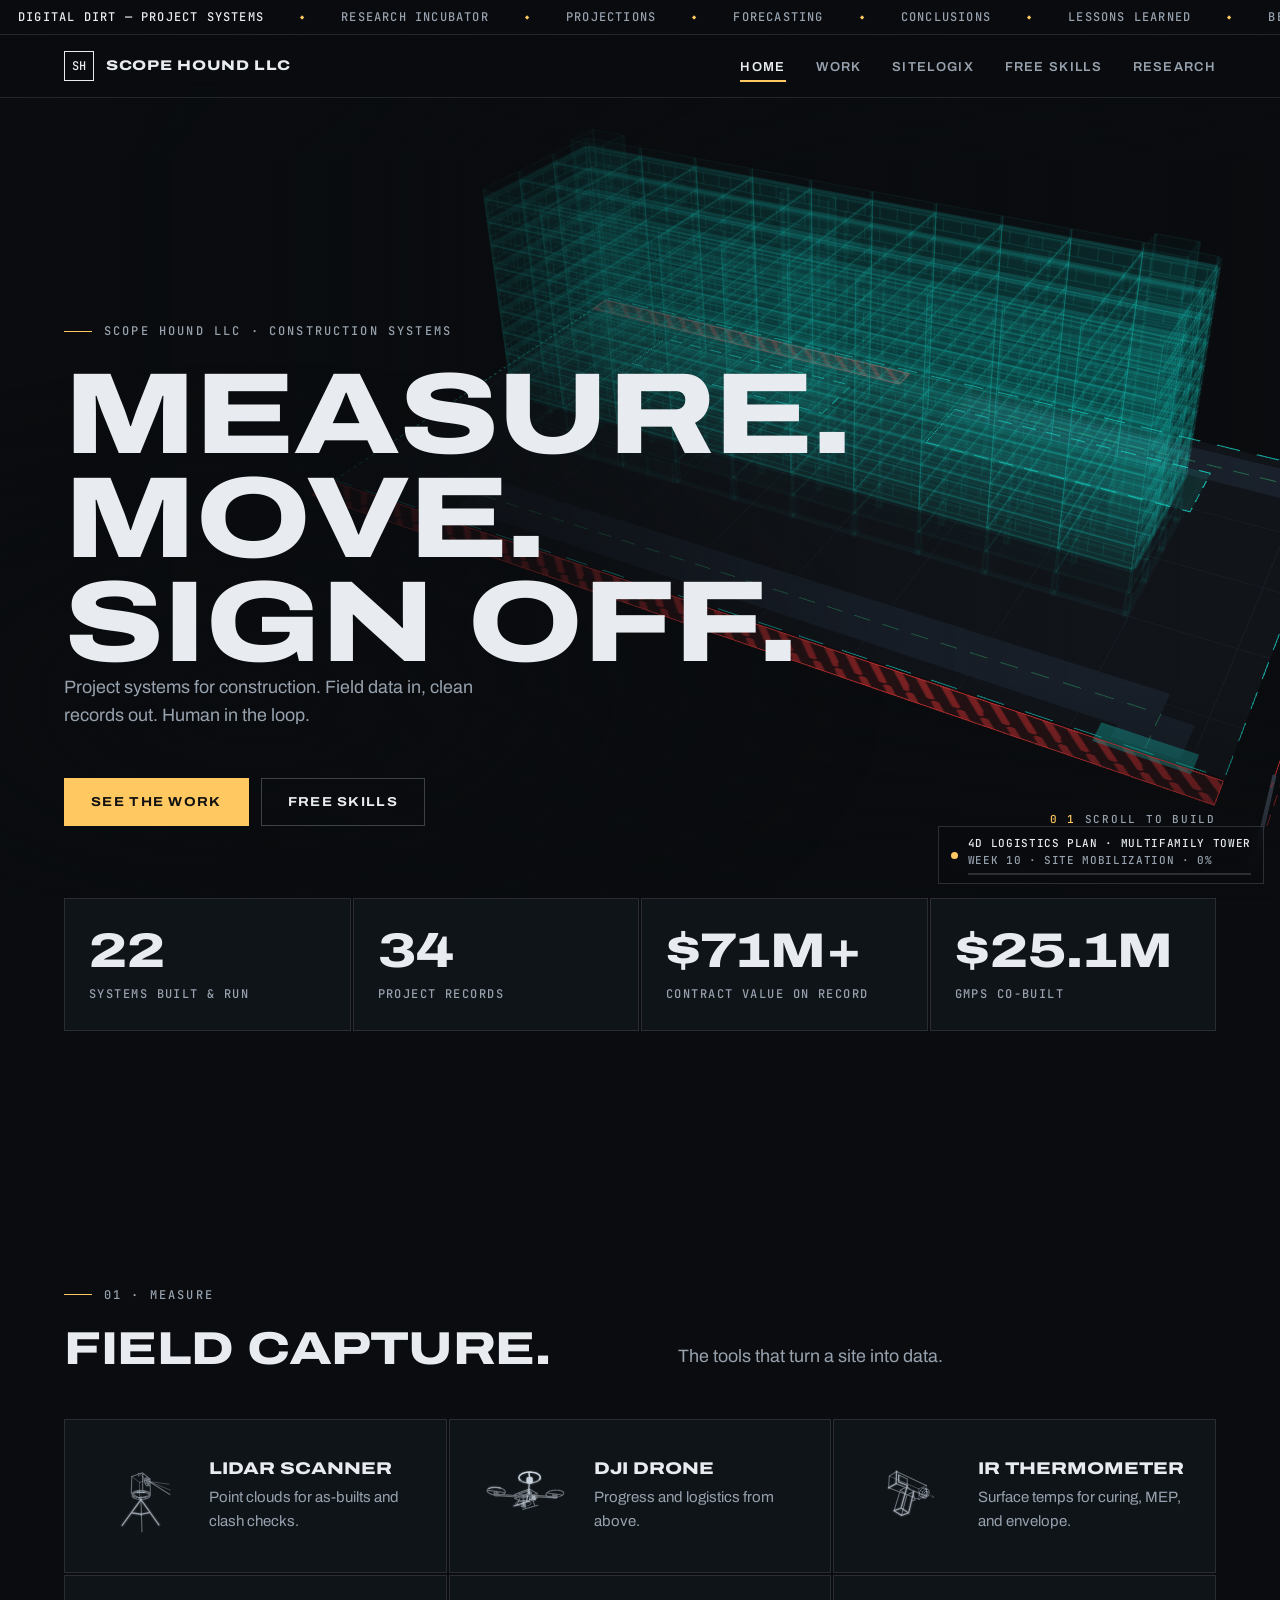
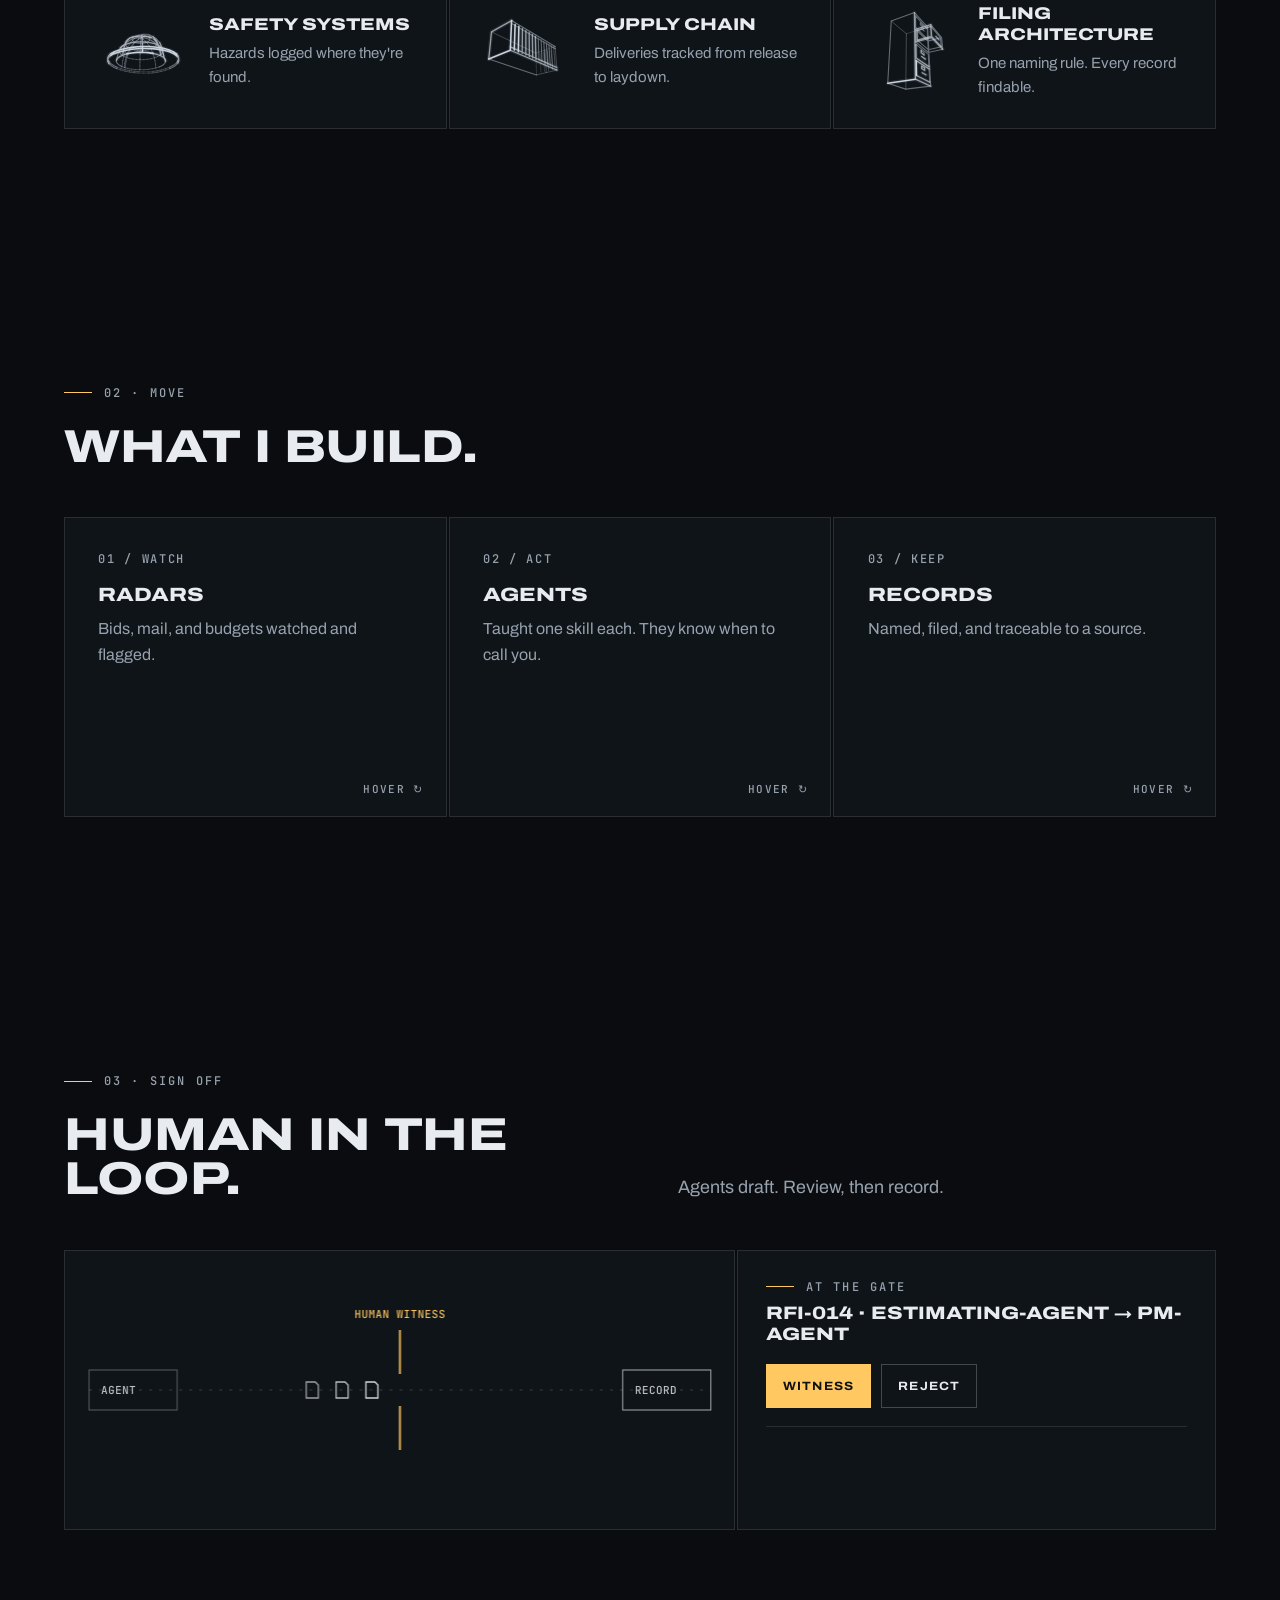
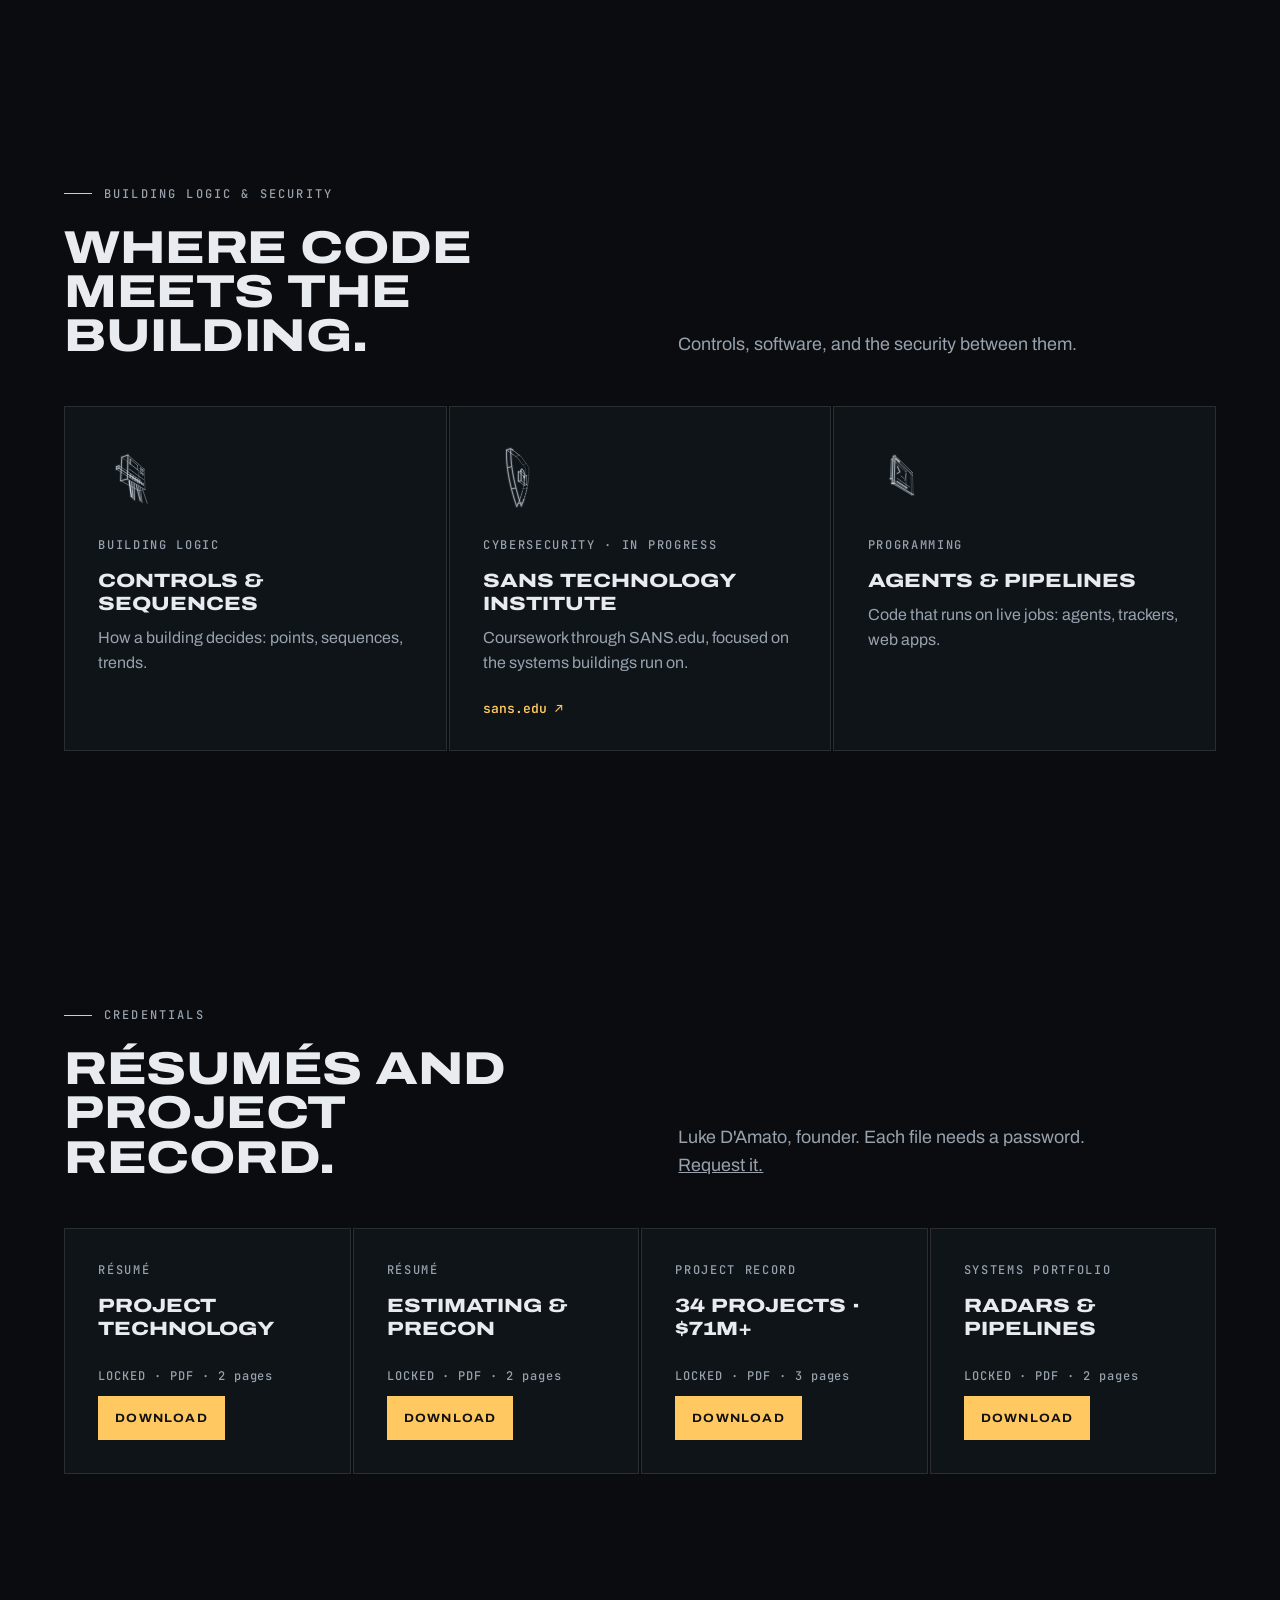
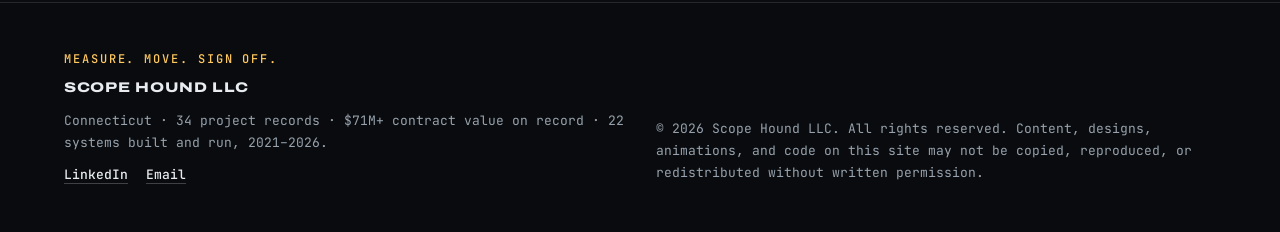
<file: index.html>
<!DOCTYPE html>
<html lang="en">
<head>
<meta charset="UTF-8">
<meta name="viewport" content="width=device-width, initial-scale=1.0">
<title>Scope Hound LLC — Construction Systems</title>
<meta name="description" content="Scope Hound LLC builds project systems for construction: field capture, information pipelines, with a human in the loop.">
<meta name="theme-color" content="#0a0c0f">
<link rel="preconnect" href="https://fonts.googleapis.com">
<link rel="preconnect" href="https://fonts.gstatic.com" crossorigin>
<link rel="stylesheet" href="https://fonts.googleapis.com/css2?family=Archivo:wdth,wght@62..125,100..900&family=JetBrains+Mono:wght@400;500&display=swap">
<link rel="stylesheet" href="assets/css/site.css?v=9">
</head>
<body data-page="home">
<canvas id="bg" class="bg-canvas" aria-hidden="true"></canvas>
<div id="app"><noscript><main><section><div class="wrap"><h1 class="display">Scope Hound LLC</h1><p class="lead">This site needs JavaScript to display.</p></div></section></main></noscript></div>
<script src="assets/js/shapes.js?v=9"></script>
<script src="assets/js/drift.js?v=9"></script>
<script src="assets/js/card-anims.js?v=9"></script>
<script src="assets/js/witness.js?v=9"></script>
<script src="assets/js/render.js?v=10"></script>
</body>
</html>
</file>
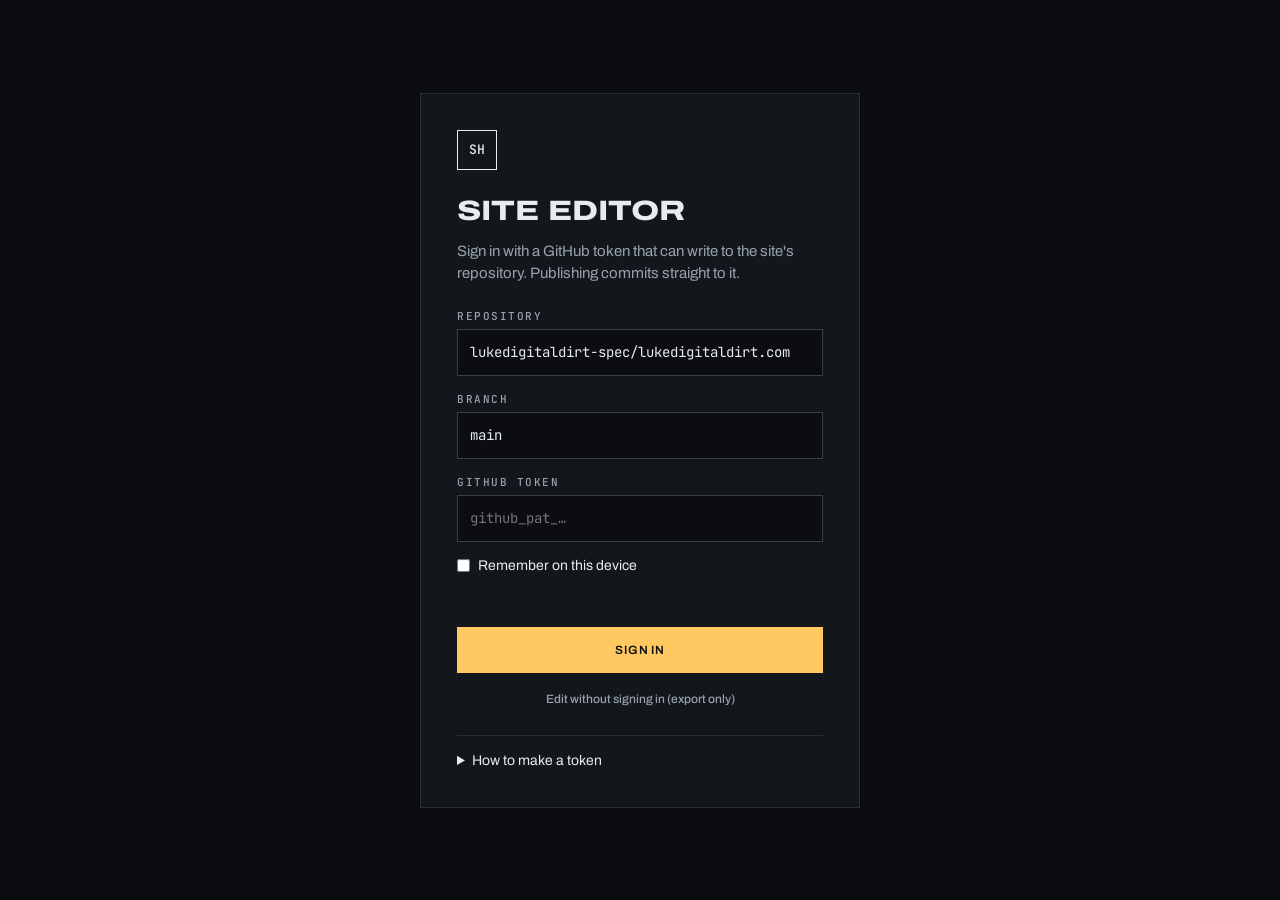
<file: admin.html>
<!DOCTYPE html>
<html lang="en">
<head>
<meta charset="UTF-8">
<meta name="viewport" content="width=device-width, initial-scale=1.0">
<meta name="robots" content="noindex, nofollow">
<title>Site Editor — Scope Hound LLC</title>
<link rel="preconnect" href="https://fonts.googleapis.com">
<link rel="preconnect" href="https://fonts.gstatic.com" crossorigin>
<link rel="stylesheet" href="https://fonts.googleapis.com/css2?family=Archivo:wdth,wght@62..125,100..900&family=JetBrains+Mono:wght@400;500&display=swap">
<link rel="stylesheet" href="assets/css/admin.css?v=6">
</head>
<body>

<!-- Sign in -->
<section class="login" id="login">
  <form class="login-box" id="login-form">
    <div class="mark">SH</div>
    <h1>Site editor</h1>
    <p class="sub">Sign in with a GitHub token that can write to the site's repository. Publishing commits straight to it.</p>
    <label for="l-repo">Repository</label>
    <input id="l-repo" autocomplete="off" spellcheck="false" placeholder="owner/name">
    <label for="l-branch">Branch</label>
    <input id="l-branch" autocomplete="off" spellcheck="false" placeholder="main">
    <label for="l-token">GitHub token</label>
    <input id="l-token" type="password" autocomplete="off" spellcheck="false" placeholder="github_pat_…">
    <label class="check"><input type="checkbox" id="l-remember"> Remember on this device</label>
    <div class="msg" id="login-msg" role="status"></div>
    <button class="b primary" type="submit">Sign in</button>
    <button class="b link" type="button" id="offline">Edit without signing in (export only)</button>
    <details class="help">
      <summary>How to make a token</summary>
      <ol>
        <li>Open <a href="https://github.com/settings/personal-access-tokens/new" target="_blank" rel="noopener">GitHub → Fine-grained tokens → New</a>.</li>
        <li>Repository access: <b>Only select repositories</b> → this site's repo.</li>
        <li>Permissions → Repository → <b>Contents: Read and write</b>. Nothing else.</li>
        <li>Generate, copy, paste above. The token stays in this browser and is sent only to api.github.com.</li>
      </ol>
    </details>
  </form>
</section>

<!-- Editor -->
<div class="editor" id="editor" hidden>
  <header class="top">
    <div class="who"><span class="mark sm">SH</span><b>Site editor</b><span class="status" id="status"></span></div>
    <div class="actions">
      <button class="b" id="undo" title="Undo (⌘Z)">↶</button>
      <button class="b" id="redo" title="Redo (⇧⌘Z)">↷</button>
      <button class="b" id="view-toggle">Mobile view</button>
      <button class="b" id="export">Export</button>
      <label class="b" for="import">Import<input type="file" id="import" accept="application/json" hidden></label>
      <button class="b" id="discard">Discard draft</button>
      <button class="b primary" id="publish">Publish</button>
      <button class="b link" id="signout">Sign out</button>
    </div>
  </header>
  <nav class="tree" id="tree" aria-label="Site structure"></nav>
  <main class="form" id="form"></main>
  <section class="preview" id="preview-pane">
    <div class="frame-wrap" id="frame-wrap"><iframe id="frame" title="Live preview"></iframe></div>
  </section>
</div>

<div class="toast" id="toast" role="status" aria-live="polite"></div>
<script src="assets/js/shapes.js?v=6"></script>
<script src="assets/js/admin.js?v=6"></script>
</body>
</html>
</file>
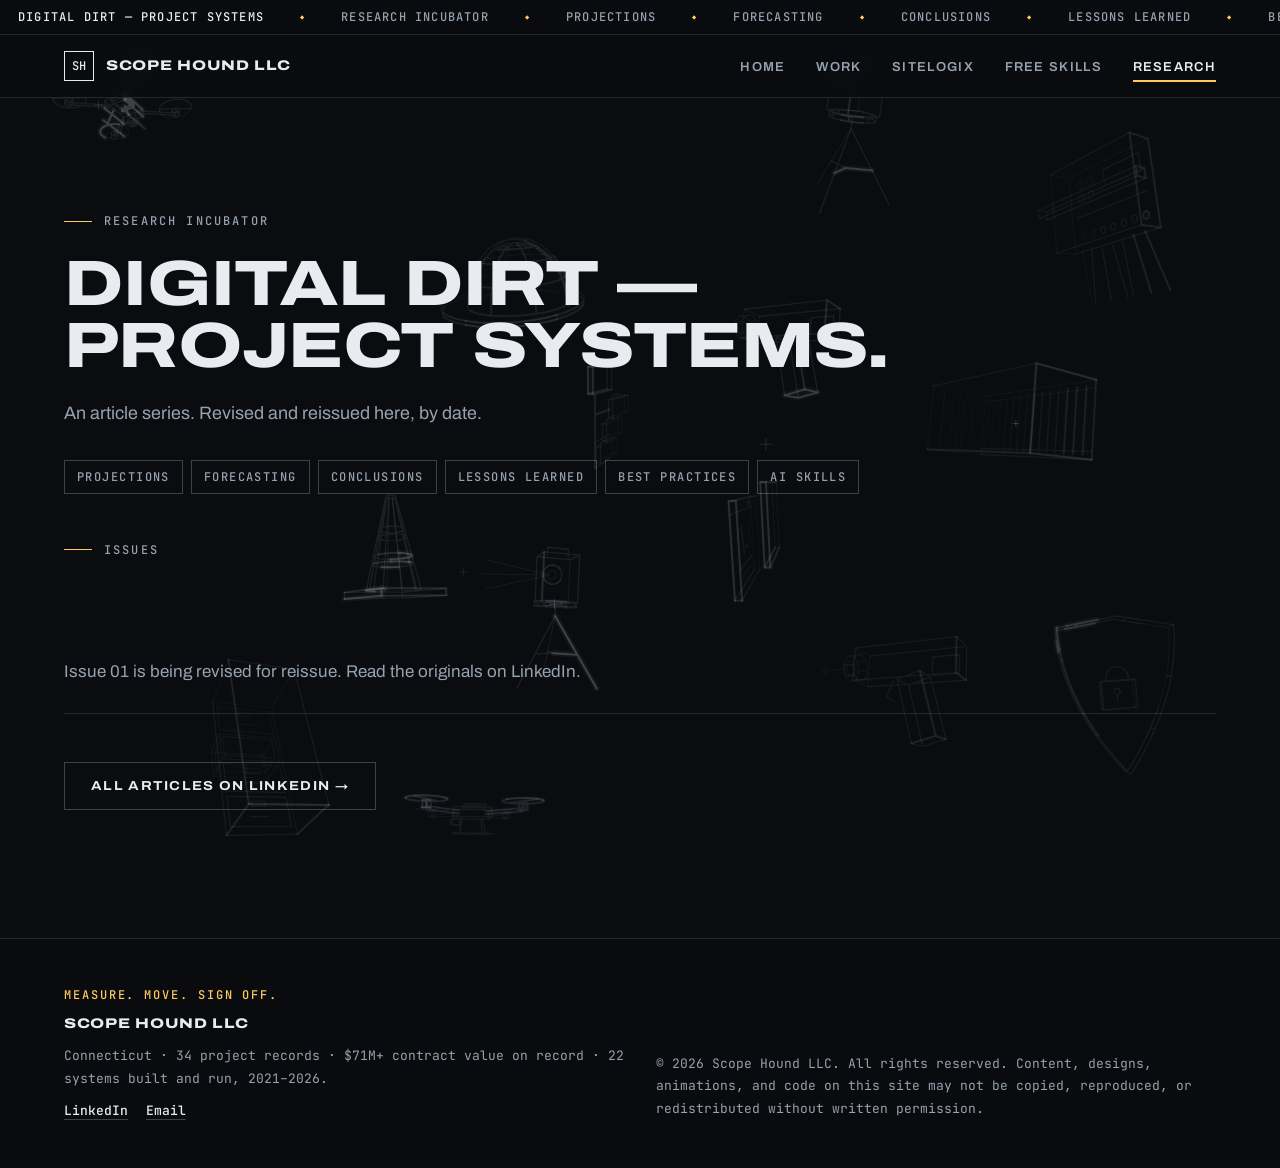
<file: research.html>
<!DOCTYPE html>
<html lang="en">
<head>
<meta charset="UTF-8">
<meta name="viewport" content="width=device-width, initial-scale=1.0">
<title>Digital Dirt — Project Systems · Research</title>
<meta name="description" content="Digital Dirt — Project Systems: a research incubator and dated article series on construction systems.">
<meta name="theme-color" content="#0a0c0f">
<link rel="preconnect" href="https://fonts.googleapis.com">
<link rel="preconnect" href="https://fonts.gstatic.com" crossorigin>
<link rel="stylesheet" href="https://fonts.googleapis.com/css2?family=Archivo:wdth,wght@62..125,100..900&family=JetBrains+Mono:wght@400;500&display=swap">
<link rel="stylesheet" href="assets/css/site.css?v=6">
</head>
<body data-page="research">
<canvas id="bg" class="bg-canvas" aria-hidden="true"></canvas>
<div id="app"><noscript><main><section><div class="wrap"><h1 class="display">Scope Hound LLC</h1><p class="lead">This site needs JavaScript to display.</p></div></section></main></noscript></div>
<script src="assets/js/shapes.js?v=6"></script>
<script src="assets/js/drift.js?v=6"></script>
<script src="assets/js/card-anims.js?v=6"></script>
<script src="assets/js/witness.js?v=6"></script>
<script src="assets/js/render.js?v=6"></script>
</body>
</html>
</file>
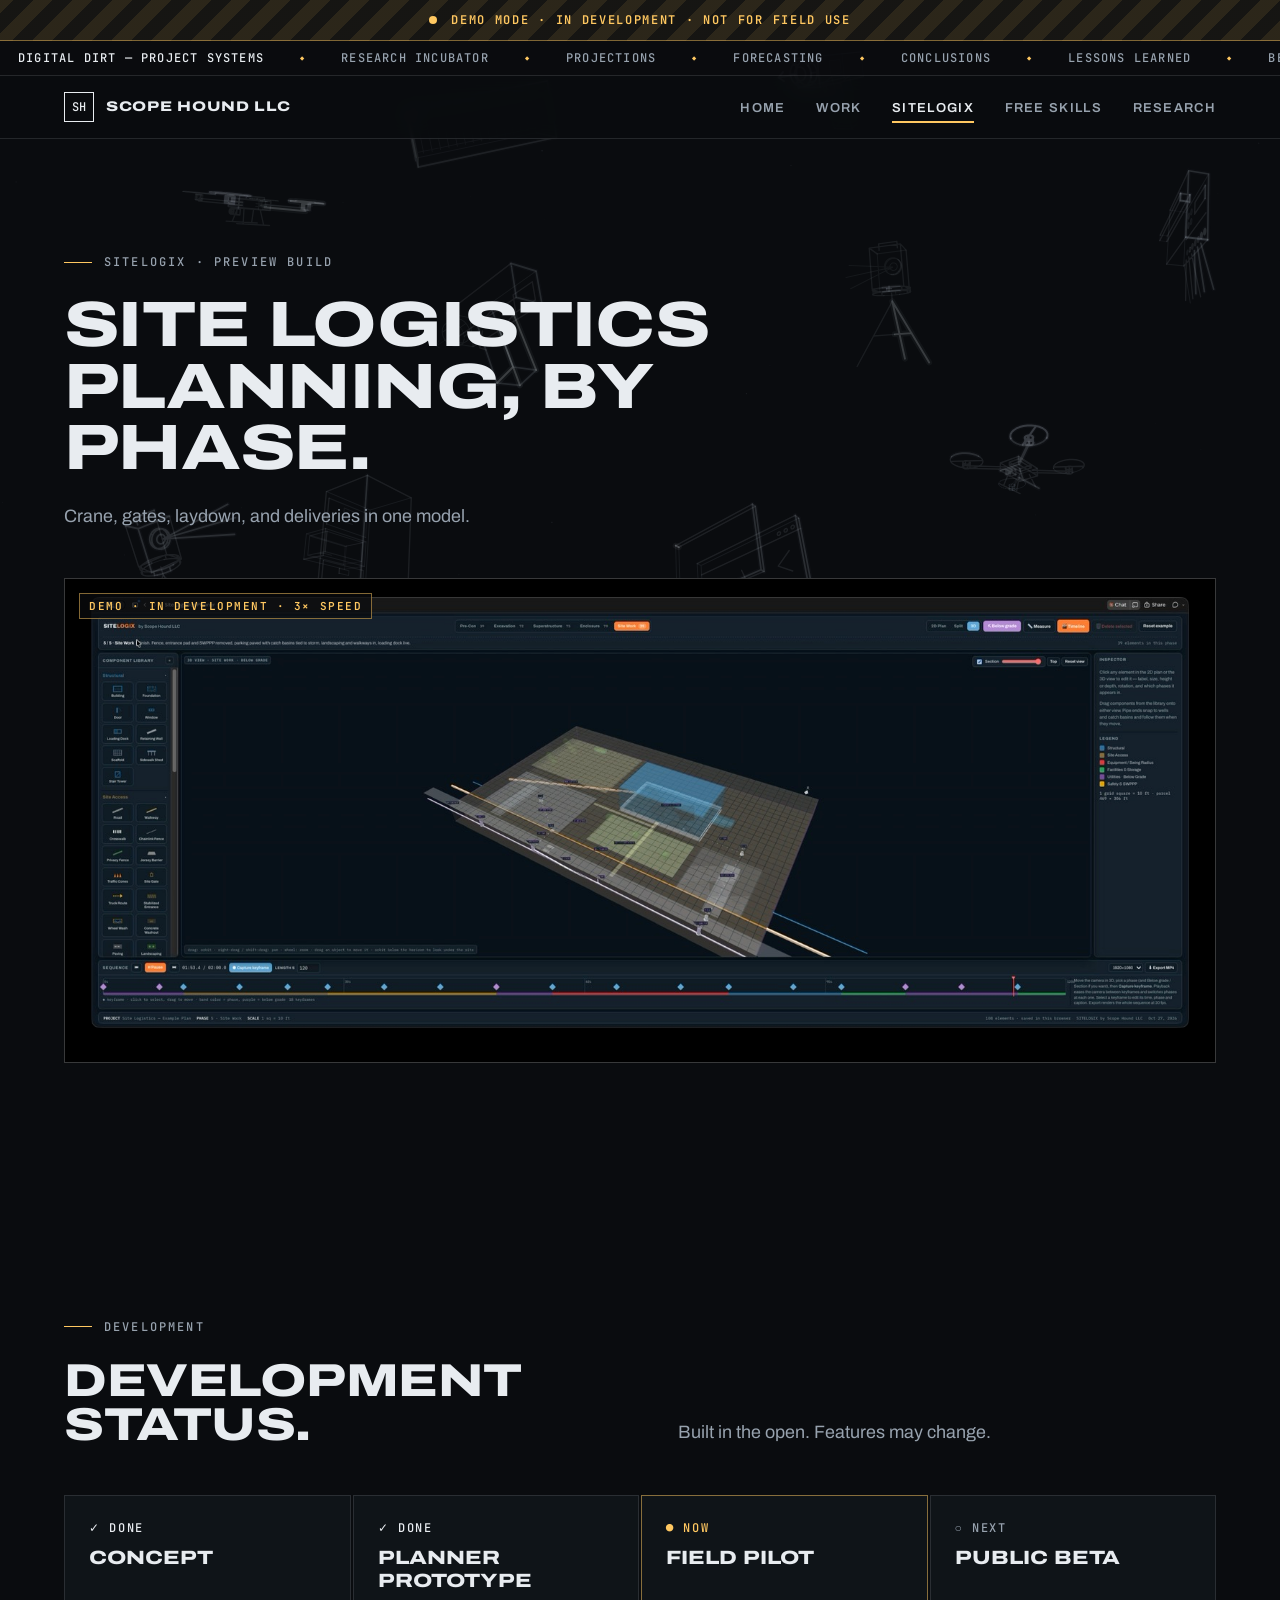
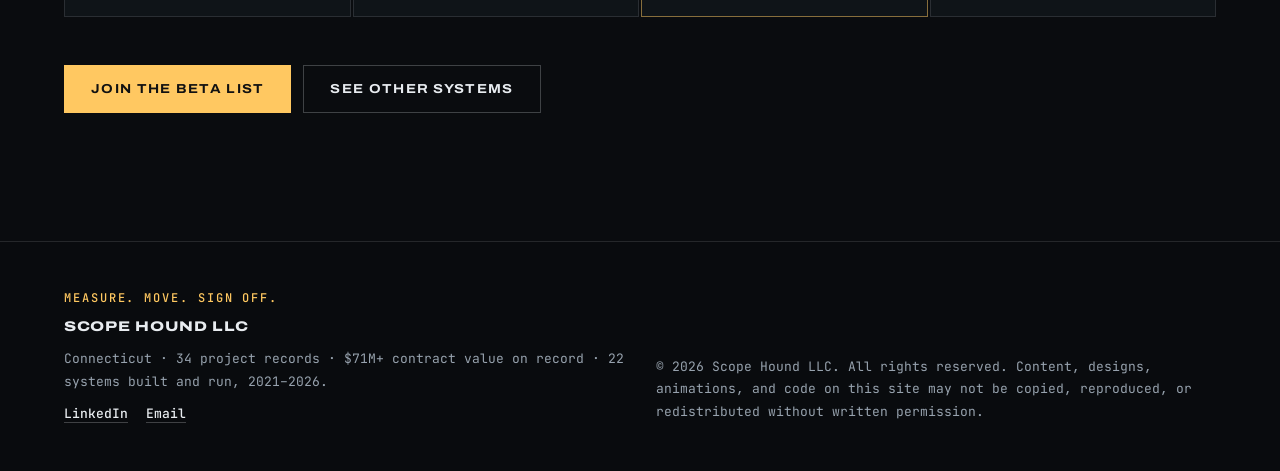
<file: sitelogix.html>
<!DOCTYPE html>
<html lang="en">
<head>
<meta charset="UTF-8">
<meta name="viewport" content="width=device-width, initial-scale=1.0">
<title>SiteLogix — Demo · Scope Hound LLC</title>
<meta name="description" content="SiteLogix: site logistics planning by phase. Preview build, in development.">
<meta name="theme-color" content="#0a0c0f">
<link rel="preconnect" href="https://fonts.googleapis.com">
<link rel="preconnect" href="https://fonts.gstatic.com" crossorigin>
<link rel="stylesheet" href="https://fonts.googleapis.com/css2?family=Archivo:wdth,wght@62..125,100..900&family=JetBrains+Mono:wght@400;500&display=swap">
<link rel="stylesheet" href="assets/css/site.css?v=6">
</head>
<body data-page="sitelogix">
<canvas id="bg" class="bg-canvas" aria-hidden="true"></canvas>
<div id="app"><noscript><main><section><div class="wrap"><h1 class="display">Scope Hound LLC</h1><p class="lead">This site needs JavaScript to display.</p></div></section></main></noscript></div>
<script src="assets/js/shapes.js?v=6"></script>
<script src="assets/js/drift.js?v=6"></script>
<script src="assets/js/card-anims.js?v=6"></script>
<script src="assets/js/witness.js?v=6"></script>
<script src="assets/js/render.js?v=6"></script>
</body>
</html>
</file>
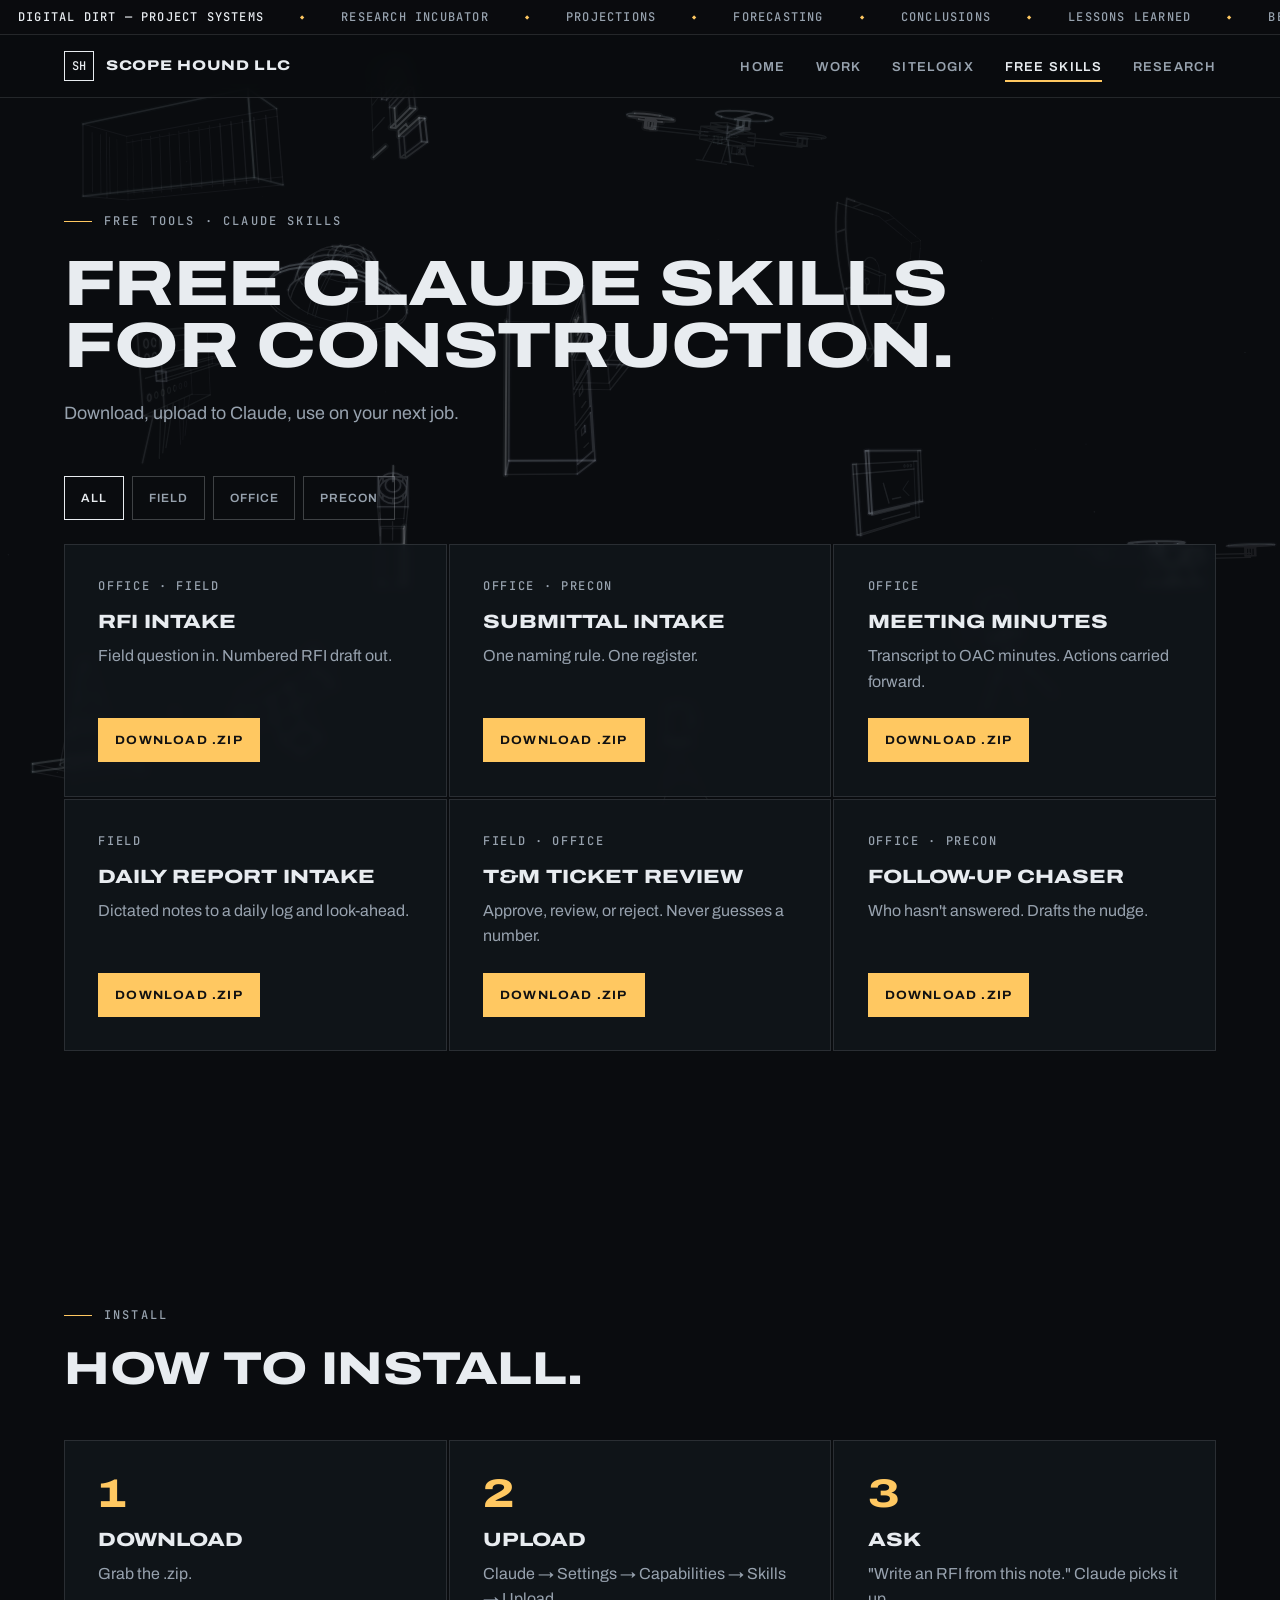
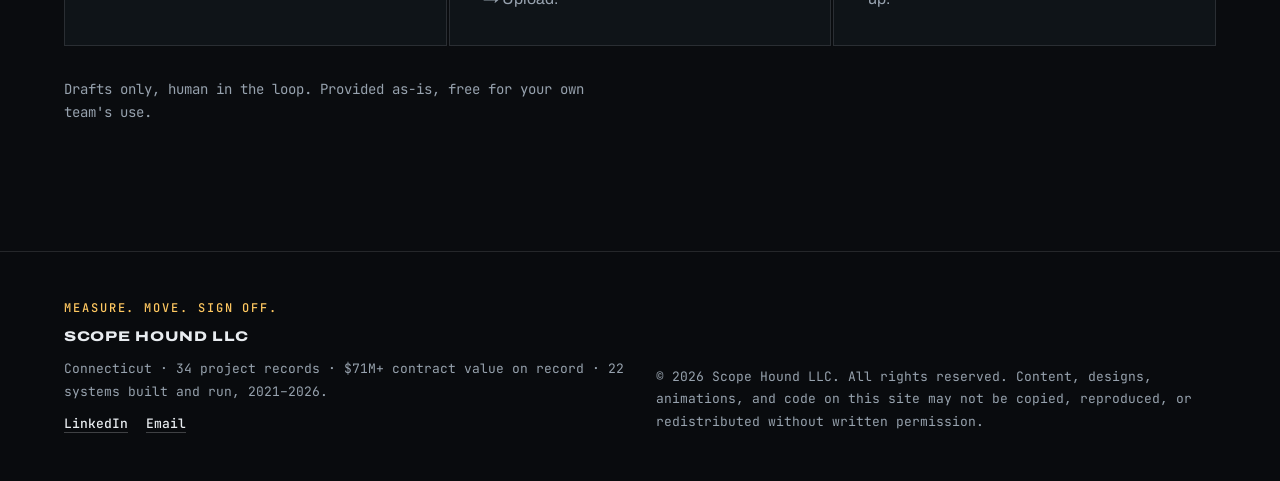
<file: skills.html>
<!DOCTYPE html>
<html lang="en">
<head>
<meta charset="UTF-8">
<meta name="viewport" content="width=device-width, initial-scale=1.0">
<title>Free Claude Skills for Construction — Scope Hound LLC</title>
<meta name="description" content="Free Claude Skills for construction teams: RFIs, submittals, minutes, daily reports, T&amp;M tickets, follow-ups.">
<meta name="theme-color" content="#0a0c0f">
<link rel="preconnect" href="https://fonts.googleapis.com">
<link rel="preconnect" href="https://fonts.gstatic.com" crossorigin>
<link rel="stylesheet" href="https://fonts.googleapis.com/css2?family=Archivo:wdth,wght@62..125,100..900&family=JetBrains+Mono:wght@400;500&display=swap">
<link rel="stylesheet" href="assets/css/site.css?v=6">
</head>
<body data-page="skills">
<canvas id="bg" class="bg-canvas" aria-hidden="true"></canvas>
<div id="app"><noscript><main><section><div class="wrap"><h1 class="display">Scope Hound LLC</h1><p class="lead">This site needs JavaScript to display.</p></div></section></main></noscript></div>
<script src="assets/js/shapes.js?v=6"></script>
<script src="assets/js/drift.js?v=6"></script>
<script src="assets/js/card-anims.js?v=6"></script>
<script src="assets/js/witness.js?v=6"></script>
<script src="assets/js/render.js?v=6"></script>
</body>
</html>
</file>
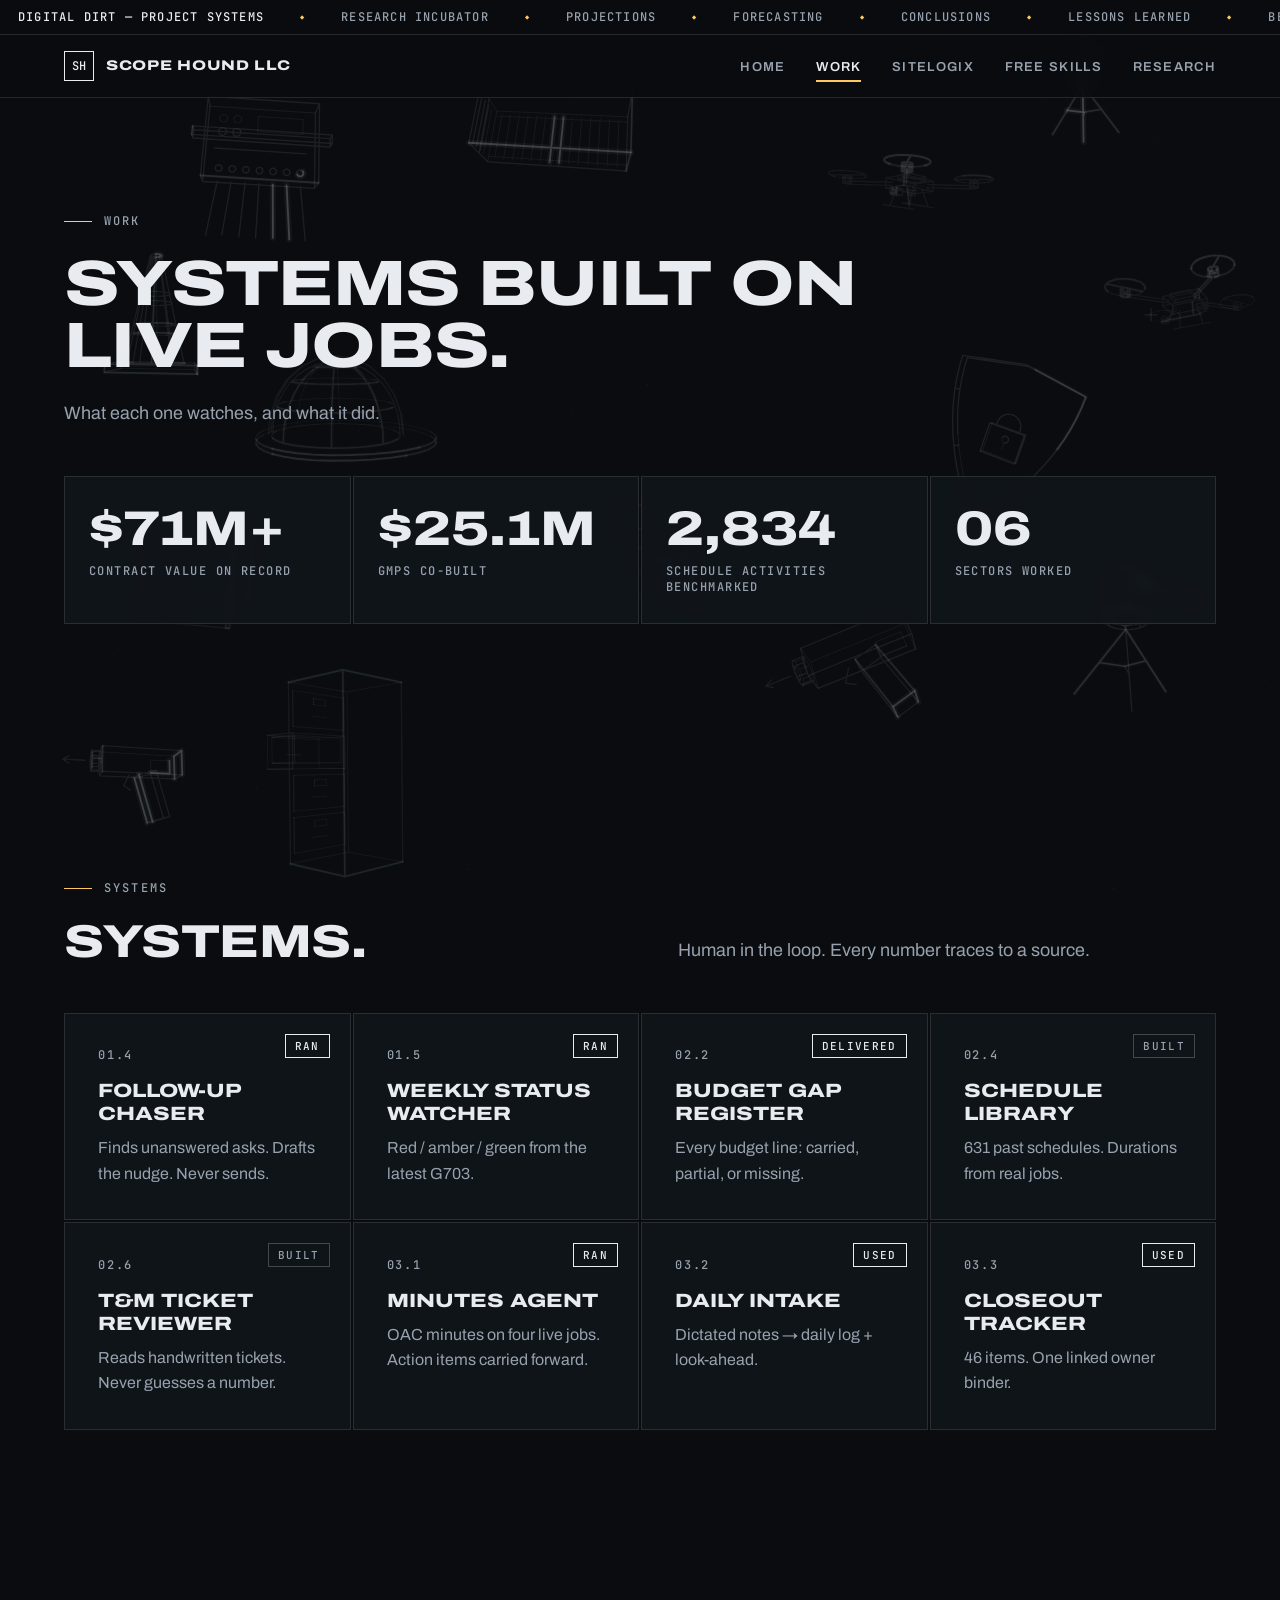
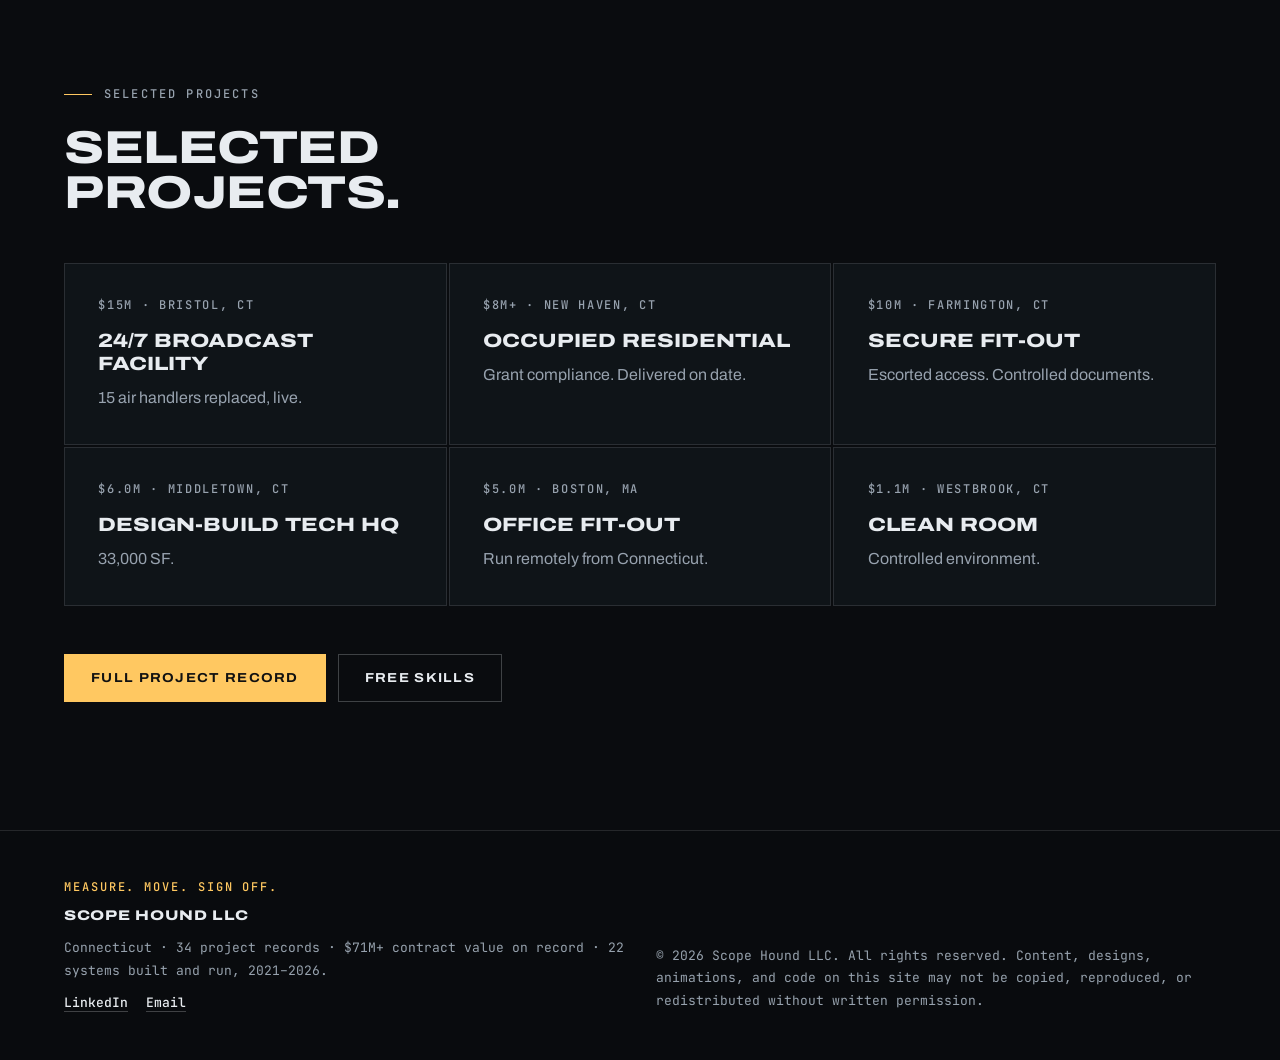
<file: work.html>
<!DOCTYPE html>
<html lang="en">
<head>
<meta charset="UTF-8">
<meta name="viewport" content="width=device-width, initial-scale=1.0">
<title>Work — Scope Hound LLC</title>
<meta name="description" content="Systems built on live construction jobs: what each one watches, and what it did.">
<meta name="theme-color" content="#0a0c0f">
<link rel="preconnect" href="https://fonts.googleapis.com">
<link rel="preconnect" href="https://fonts.gstatic.com" crossorigin>
<link rel="stylesheet" href="https://fonts.googleapis.com/css2?family=Archivo:wdth,wght@62..125,100..900&family=JetBrains+Mono:wght@400;500&display=swap">
<link rel="stylesheet" href="assets/css/site.css?v=6">
</head>
<body data-page="work">
<canvas id="bg" class="bg-canvas" aria-hidden="true"></canvas>
<div id="app"><noscript><main><section><div class="wrap"><h1 class="display">Scope Hound LLC</h1><p class="lead">This site needs JavaScript to display.</p></div></section></main></noscript></div>
<script src="assets/js/shapes.js?v=6"></script>
<script src="assets/js/drift.js?v=6"></script>
<script src="assets/js/card-anims.js?v=6"></script>
<script src="assets/js/witness.js?v=6"></script>
<script src="assets/js/render.js?v=6"></script>
</body>
</html>
</file>
<file: assets/css/site.css>
/* Scope Hound LLC — design system
   One typeface family (Archivo, wide for display), one mono for labels,
   a monochrome palette and a single accent reserved for actions and sign-off.
   Colors are set by the theme in content/site.json and written to :root by render.js. */
:root{
  --bg:#0a0c0f; --surface:#12161b; --ink:#e8ecf0; --muted:#97a2ae; --line:#c9d3de; --accent:#ffc861;
  --hair:color-mix(in srgb,var(--ink) 12%,transparent);
  --hair2:color-mix(in srgb,var(--ink) 24%,transparent);
  --panel:color-mix(in srgb,var(--surface) 82%,transparent);
  --on-accent:#111;
  --sans:'Archivo',system-ui,-apple-system,'Segoe UI',sans-serif;
  --mono:'JetBrains Mono',ui-monospace,Menlo,monospace;
  --gutter:clamp(16px,5vw,72px);
  --max:1280px;
  --s1:8px;--s2:16px;--s3:24px;--s4:32px;--s5:48px;--s6:64px;--s7:96px;
}
*{margin:0;padding:0;box-sizing:border-box;}
html{scroll-behavior:smooth;-webkit-text-size-adjust:100%;}
body{background:var(--bg);color:var(--ink);font-family:var(--sans);font-size:17px;line-height:1.6;
  font-variation-settings:'wdth' 100;overflow-x:hidden;-webkit-font-smoothing:antialiased;transition:background-color .6s;}
a{color:inherit;}
img,video,canvas{display:block;max-width:100%;}
:focus-visible{outline:2px solid var(--accent);outline-offset:3px;}
.sr{position:absolute;width:1px;height:1px;overflow:hidden;clip:rect(0 0 0 0);white-space:nowrap;}

/* Background: floating tech objects */
.bg-canvas{position:fixed;inset:0;width:100vw;height:100vh;z-index:0;}
.intro-veil{position:fixed;inset:0;z-index:60;background:#000;pointer-events:none;transition:opacity 2.4s cubic-bezier(.4,0,.2,1);}
.intro-veil.gone{opacity:0;}
main,header,footer,.ticker,.banner{position:relative;z-index:2;}
main{pointer-events:none;}
main .wrap>*{pointer-events:auto;}

/* ── Type ── */
.display{font-variation-settings:'wdth' 125;font-weight:800;letter-spacing:-.01em;text-transform:uppercase;line-height:.96;}
h1.display{font-size:clamp(34px,5vw,72px);max-width:18ch;}
.hero-full h1.display{font-size:clamp(48px,9vw,136px);line-height:.9;max-width:none;}
h2.display{font-size:clamp(28px,3.6vw,52px);}
h3.display{font-size:clamp(17px,1.5vw,21px);line-height:1.2;letter-spacing:0;}
.eyebrow{font:500 12px var(--mono);letter-spacing:.18em;text-transform:uppercase;color:var(--muted);display:flex;align-items:center;gap:12px;margin-bottom:var(--s3);}
.eyebrow::before{content:'';width:28px;height:1px;background:var(--accent);}
.lead{font-size:clamp(17px,1.4vw,20px);color:var(--muted);max-width:44ch;line-height:1.55;}
.kicker{font:500 12px var(--mono);letter-spacing:.14em;text-transform:uppercase;color:var(--muted);}
.note{font:400 14px/1.6 var(--mono);color:var(--muted);margin-top:var(--s4);max-width:70ch;}
.muted{color:var(--muted);}

/* ── Ticker ── */
.ticker{display:block;overflow:hidden;text-decoration:none;border-bottom:1px solid var(--hair);background:color-mix(in srgb,var(--bg) 90%,transparent);}
.ticker-track{display:inline-flex;white-space:nowrap;animation:ticker 52s linear infinite;padding:9px 0;}
.ticker:hover .ticker-track{animation-play-state:paused;}
.ticker span{font:500 12px var(--mono);letter-spacing:.1em;text-transform:uppercase;color:var(--muted);padding:0 18px;}
.ticker span.k{color:var(--ink);}
.ticker span::after{content:'◆';margin-left:36px;color:var(--accent);font-size:7px;vertical-align:middle;}
@keyframes ticker{from{transform:translateX(0);}to{transform:translateX(-50%);}}

/* ── Banner (e.g. demo mode) ── */
.banner{display:flex;align-items:center;justify-content:center;gap:14px;flex-wrap:wrap;text-align:center;padding:12px var(--gutter);
  background:repeating-linear-gradient(-45deg,color-mix(in srgb,var(--accent) 14%,transparent) 0 14px,color-mix(in srgb,var(--accent) 5%,transparent) 14px 28px);
  border-bottom:1px solid color-mix(in srgb,var(--accent) 45%,transparent);font:600 12px var(--mono);letter-spacing:.14em;text-transform:uppercase;color:var(--accent);}
.pulse-dot{width:8px;height:8px;border-radius:50%;background:var(--accent);animation:pd 1.8s infinite;}
@keyframes pd{0%{box-shadow:0 0 0 0 color-mix(in srgb,var(--accent) 70%,transparent);}70%,100%{box-shadow:0 0 0 12px transparent;}}

/* ── Nav ── */
header.nav{position:sticky;top:0;z-index:50;display:flex;align-items:center;justify-content:space-between;gap:var(--s3);
  padding:16px var(--gutter);background:color-mix(in srgb,var(--bg) 78%,transparent);backdrop-filter:blur(10px);-webkit-backdrop-filter:blur(10px);border-bottom:1px solid var(--hair);}
.brand{text-decoration:none;display:flex;align-items:center;gap:12px;}
.brand-mark{width:30px;height:30px;border:1.5px solid var(--ink);display:grid;place-items:center;font:500 12px var(--mono);}
.brand-name{font-variation-settings:'wdth' 125;font-weight:800;font-size:14px;letter-spacing:.05em;text-transform:uppercase;}
.nav-links{display:flex;gap:clamp(14px,2.4vw,34px);list-style:none;}
.nav-links a{text-decoration:none;font-size:13px;font-weight:600;letter-spacing:.1em;text-transform:uppercase;color:var(--muted);padding:6px 0;border-bottom:2px solid transparent;transition:color .2s,border-color .2s;}
.nav-links a:hover,.nav-links a[aria-current="page"]{color:var(--ink);border-bottom-color:var(--accent);}
.nav-toggle{display:none;background:none;border:1px solid var(--hair2);color:var(--ink);font:600 12px var(--mono);letter-spacing:.1em;padding:8px 12px;cursor:pointer;}
@media (max-width:880px){
  .nav-toggle{display:block;}
  .nav-links{display:none;position:absolute;top:100%;left:0;right:0;flex-direction:column;gap:0;background:var(--bg);border-bottom:1px solid var(--hair);padding:8px var(--gutter) 16px;}
  .nav-links.open{display:flex;}
  .nav-links a{display:block;padding:14px 0;border-bottom:1px solid var(--hair);}
}

/* ── Layout ── */
.wrap{max-width:var(--max);margin:0 auto;padding:0 var(--gutter);}
section{padding:clamp(72px,10vw,136px) 0;}
section.tight{padding-top:0;}
.sec-head{display:grid;grid-template-columns:1fr 1fr;gap:var(--s3) clamp(32px,6vw,96px);align-items:end;margin-bottom:var(--s5);}
.sec-head .lead{justify-self:start;}
@media (max-width:860px){.sec-head{grid-template-columns:1fr;align-items:start;}}
.grid{display:grid;gap:2px;}
.c2{grid-template-columns:repeat(2,1fr);} .c3{grid-template-columns:repeat(3,1fr);} .c4{grid-template-columns:repeat(4,1fr);}
@media (max-width:1000px){.c4,.c3{grid-template-columns:repeat(2,1fr);}}
@media (max-width:640px){.c2,.c3,.c4{grid-template-columns:1fr;}}
.cta-row{display:flex;flex-wrap:wrap;gap:12px;margin-top:var(--s5);}

/* ── Hero ── */
.hero{padding:clamp(64px,9vw,120px) 0 var(--s5);}
.hero .lead{margin-top:var(--s3);}
.hero h1,.hero .lead,.hero .eyebrow{animation:slideL .9s cubic-bezier(.2,.7,.2,1) both;}
.hero .lead{animation-delay:.12s;}
.hero-full{position:relative;min-height:calc(100svh - 100px);display:flex;align-items:flex-end;padding-bottom:clamp(48px,8vh,96px);pointer-events:none;}
.hero-full .wrap{width:100%;}
.hero-full .eyebrow,.hero-full h1,.hero-full .lead,.hero-full .cta-row{opacity:0;animation:rise 1.1s cubic-bezier(.2,.7,.2,1) forwards;}
.hero-full h1{animation-delay:1.5s;} .hero-full .eyebrow{animation-delay:1.3s;} .hero-full .lead{animation-delay:1.8s;} .hero-full .cta-row{animation-delay:2s;}
.hero-full h1,.hero-full .lead,.hero-full .eyebrow{pointer-events:none;}
.hero-full .cta-row{pointer-events:auto;}
.hero-hint{position:absolute;right:var(--gutter);bottom:clamp(48px,8vh,96px);font:500 11px var(--mono);letter-spacing:.16em;text-transform:uppercase;color:var(--muted);opacity:0;animation:rise 1s 2.6s forwards;}
.hero-hint::before{content:'0 1 ';color:var(--accent);}
@media (max-width:700px){.hero-hint{display:none;}}
.hero-split{display:grid;grid-template-columns:1.2fr .8fr;gap:clamp(24px,5vw,80px);align-items:center;}
@media (max-width:860px){.hero-split{grid-template-columns:1fr;}}
.hero figure img{width:100%;max-width:420px;margin-left:auto;opacity:.85;}
.hero figcaption{font:400 12px/1.6 var(--mono);color:var(--muted);letter-spacing:.06em;margin-top:10px;text-align:right;}
.tags{display:flex;flex-wrap:wrap;gap:8px;margin-top:var(--s4);}
.tags span{font:500 12px var(--mono);letter-spacing:.12em;text-transform:uppercase;color:var(--muted);padding:8px 12px;border:1px solid var(--hair2);}
@keyframes slideL{from{opacity:0;transform:translateX(-48px);}to{opacity:1;transform:none;}}
@keyframes rise{from{opacity:0;transform:translateY(24px);}to{opacity:1;transform:none;}}

/* ── Buttons ── */
.btn{display:inline-flex;align-items:center;justify-content:center;gap:10px;min-height:48px;font:700 13px var(--sans);font-variation-settings:'wdth' 112;letter-spacing:.1em;text-transform:uppercase;text-decoration:none;
  padding:0 26px;border:1.5px solid var(--accent);background:var(--accent);color:var(--on-accent);cursor:pointer;transition:transform .15s,background .2s,color .2s,border-color .2s;}
.btn:hover{transform:translateY(-2px);}
.btn.ghost{background:transparent;color:var(--ink);border-color:var(--hair2);}
.btn.ghost:hover{border-color:var(--ink);}
.btn.small{min-height:44px;padding:0 16px;font-size:12px;}

/* ── Cards ── */
.card{background:var(--panel);border:1px solid var(--hair);padding:clamp(24px,2.6vw,36px);position:relative;
  backdrop-filter:blur(4px);-webkit-backdrop-filter:blur(4px);transition:border-color .25s,transform .25s;display:flex;flex-direction:column;}
.card:hover{border-color:var(--hair2);}
.card .kicker{margin-bottom:var(--s2);}
.card p{color:var(--muted);margin-top:10px;font-size:16px;}
.card .link{margin-top:var(--s3);font:600 13px var(--mono);color:var(--accent);text-decoration:none;}
.card .link:hover{text-decoration:underline;}
.card canvas.icon{width:72px;height:72px;margin-bottom:var(--s3);}
.status{position:absolute;top:20px;right:20px;font:500 11px var(--mono);letter-spacing:.12em;text-transform:uppercase;padding:4px 9px;border:1px solid var(--hair2);color:var(--muted);}
.status.live{color:var(--ink);border-color:var(--ink);}

/* ── Stats ── */
.stats{display:grid;grid-template-columns:repeat(4,1fr);gap:2px;}
@media (max-width:760px){.stats{grid-template-columns:repeat(2,1fr);}}
.stat{padding:28px 24px;background:var(--panel);border:1px solid var(--hair);backdrop-filter:blur(4px);-webkit-backdrop-filter:blur(4px);}
.stat b{display:block;font-variation-settings:'wdth' 125;font-weight:800;font-size:clamp(32px,3.8vw,52px);line-height:1;}
.stat span{display:block;margin-top:10px;font:500 12px var(--mono);letter-spacing:.12em;text-transform:uppercase;color:var(--muted);}

/* ── Field kit ── */
.kit{display:grid;grid-template-columns:repeat(3,1fr);gap:2px;}
@media (max-width:900px){.kit{grid-template-columns:repeat(2,1fr);}}
@media (max-width:520px){.kit{grid-template-columns:1fr;}}
.kit-item{background:var(--panel);border:1px solid var(--hair);padding:28px;display:grid;grid-template-columns:96px 1fr;gap:20px;align-items:center;backdrop-filter:blur(4px);-webkit-backdrop-filter:blur(4px);}
.kit-item canvas{width:96px;height:96px;}
.kit-item h3{font-size:17px;}
.kit-item p{color:var(--muted);font-size:15px;margin-top:6px;}

/* ── Flip cards ── */
.flip{perspective:1200px;min-height:300px;cursor:pointer;}
.flip-inner{position:relative;height:100%;min-height:300px;transition:transform .7s cubic-bezier(.2,.7,.2,1);transform-style:preserve-3d;}
.flip:hover .flip-inner,.flip:focus-within .flip-inner,.flip.flipped .flip-inner{transform:rotateY(180deg);}
.flip .face{position:absolute;inset:0;-webkit-backface-visibility:hidden;backface-visibility:hidden;}
.flip .back{transform:rotateY(180deg);padding:0;overflow:hidden;}
.flip .back canvas{width:100%;height:100%;}
.flip .back .cap{position:absolute;left:16px;bottom:12px;font:500 11px var(--mono);letter-spacing:.12em;text-transform:uppercase;color:var(--muted);}
.flip .hint{position:absolute;right:22px;bottom:20px;font:500 11px var(--mono);letter-spacing:.12em;color:var(--muted);}

/* ── Witness gate ── */
.witness{display:grid;grid-template-columns:1.4fr 1fr;gap:2px;}
@media (max-width:860px){.witness{grid-template-columns:1fr;}}
.wg-stage{height:280px;background:var(--panel);border:1px solid var(--hair);overflow:hidden;}
.wg-stage canvas{width:100%;height:100%;}
.wg-side{background:var(--panel);border:1px solid var(--hair);padding:28px;display:flex;flex-direction:column;gap:18px;}
.wg-head{font-variation-settings:'wdth' 125;font-weight:800;text-transform:uppercase;font-size:18px;line-height:1.2;}
.wg-btns{display:flex;gap:10px;flex-wrap:wrap;}
.ledger{font:400 13px/1.7 var(--mono);color:var(--muted);max-height:150px;overflow:auto;border-top:1px solid var(--hair);padding-top:12px;}
.ledger div{white-space:nowrap;overflow:hidden;text-overflow:ellipsis;}
.ledger .ok{color:var(--ink);} .ledger .ok::before{content:'✓ ';color:var(--accent);}
.ledger .no{text-decoration:line-through;opacity:.6;}

/* ── Downloads ── */
.dl{justify-content:space-between;gap:28px;min-height:220px;}
.dl .meta{font:500 12px var(--mono);color:var(--muted);letter-spacing:.08em;}
.dl h3{margin-top:12px !important;}

/* ── Video, gallery, figure ── */
.vid-frame{position:relative;border:1px solid var(--hair2);background:#000;}
.vid-frame video{width:100%;height:auto;}
.badge{position:absolute;top:14px;left:14px;font:600 11px var(--mono);letter-spacing:.14em;text-transform:uppercase;color:var(--accent);border:1px solid color-mix(in srgb,var(--accent) 50%,transparent);padding:5px 9px;background:color-mix(in srgb,var(--bg) 70%,transparent);}
.gallery{display:grid;grid-template-columns:repeat(auto-fill,minmax(260px,1fr));gap:2px;}
.gallery figure{background:var(--panel);border:1px solid var(--hair);}
.gallery img{width:100%;aspect-ratio:4/3;object-fit:cover;}
.gallery figcaption{padding:12px 14px;font:400 13px var(--mono);color:var(--muted);}
.text-body{max-width:68ch;}
.text-body p{color:var(--muted);font-size:clamp(17px,1.3vw,19px);}
.text-body p+p{margin-top:1em;}
.text-body strong{color:var(--ink);}
.text-body a{color:var(--accent);}

/* ── Roadmap, steps, skills, issues ── */
.roadmap{display:grid;grid-template-columns:repeat(auto-fit,minmax(200px,1fr));gap:2px;}
.rm{padding:24px;background:var(--panel);border:1px solid var(--hair);}
.rm b{display:block;font:500 12px var(--mono);letter-spacing:.14em;text-transform:uppercase;margin-bottom:10px;color:var(--muted);}
.rm.done b{color:var(--ink);} .rm.now{border-color:color-mix(in srgb,var(--accent) 50%,transparent);} .rm.now b{color:var(--accent);}
.steps b{display:block;font-variation-settings:'wdth' 125;font-weight:800;font-size:40px;line-height:1;color:var(--accent);margin-bottom:14px;}
.chips{display:flex;flex-wrap:wrap;gap:8px;margin-bottom:var(--s3);}
.chip{min-height:44px;padding:0 16px;font:600 12px var(--sans);letter-spacing:.08em;text-transform:uppercase;background:transparent;color:var(--muted);border:1px solid var(--hair2);cursor:pointer;}
.chip[aria-pressed="true"]{color:var(--ink);border-color:var(--ink);}
.skill{min-height:240px;justify-content:space-between;gap:24px;}
.skill .btn{align-self:flex-start;}
.skill[hidden]{display:none;}
.issue{display:grid;grid-template-columns:140px 1fr auto;gap:8px 24px;align-items:center;padding:26px 0;border-bottom:1px solid var(--hair);text-decoration:none;}
.issue .no,.issue .meta{font:500 12px var(--mono);letter-spacing:.12em;text-transform:uppercase;color:var(--muted);}
.issue .meta{margin-top:6px;}
.issue .go{font:600 13px var(--mono);color:var(--accent);}
@media (max-width:640px){.issue{grid-template-columns:1fr;}}
.empty{padding:28px 0;color:var(--muted);border-bottom:1px solid var(--hair);}

/* ── Modal ── */
.modal{position:fixed;inset:0;z-index:100;display:none;align-items:center;justify-content:center;background:color-mix(in srgb,#000 80%,transparent);backdrop-filter:blur(6px);-webkit-backdrop-filter:blur(6px);padding:16px;}
.modal.open{display:flex;}
.modal-box{width:min(460px,100%);background:var(--surface);border:1px solid var(--hair2);padding:32px;}
.modal-box label{display:block;font:500 12px var(--mono);letter-spacing:.12em;text-transform:uppercase;color:var(--muted);margin:22px 0 8px;}
.modal-box input{width:100%;background:var(--bg);border:1px solid var(--hair2);color:var(--ink);font:400 17px var(--mono);padding:14px;}
.modal-box input:focus{border-color:var(--accent);outline:none;}
.modal-msg{min-height:24px;margin-top:12px;font:400 14px var(--mono);color:var(--muted);}
.modal-msg.bad{color:var(--ink);text-decoration:underline wavy var(--accent);}
.modal-actions{display:flex;gap:10px;margin-top:18px;flex-wrap:wrap;}

/* ── Footer ── */
footer.foot{border-top:1px solid var(--hair);padding:var(--s5) 0;background:color-mix(in srgb,var(--bg) 92%,transparent);}
.foot-grid{display:flex;flex-wrap:wrap;justify-content:space-between;gap:24px;align-items:flex-end;}
.foot small{display:block;font:400 13px/1.7 var(--mono);color:var(--muted);max-width:70ch;}
.foot .tagline{font:500 12px var(--mono);letter-spacing:.16em;text-transform:uppercase;color:var(--accent);margin-bottom:10px;}
.foot-links{display:flex;gap:18px;margin-top:12px;}
.foot-links a{font:500 13px var(--mono);color:var(--ink);text-decoration:none;border-bottom:1px solid var(--hair2);}
.no-copy{-webkit-user-select:none;user-select:none;}

/* ── Reveal ── */
.rev{opacity:0;transform:translateY(20px);transition:opacity .7s ease,transform .7s ease;}
.rev.vis{opacity:1;transform:none;}

@media (prefers-reduced-motion:reduce){
  .rev{opacity:1;transform:none;transition:none;}
  .btn:hover{transform:none;}
  .ticker-track,.pulse-dot{animation:none;}
  .hero h1,.hero .lead,.hero .eyebrow,.hero-full .eyebrow,.hero-full h1,.hero-full .lead,.hero-full .cta-row,.hero-hint{animation:none;opacity:1;}
  .flip-inner{transition:none;}
  .intro-veil{display:none;}
}

/* Editor preview: click a section to edit it */
body.preview section[data-si]{cursor:pointer;}
body.preview section[data-si]:hover{outline:1px dashed var(--accent);outline-offset:-6px;}

/* Keep hero type legible over the moving objects */
.hero-full::before{content:'';position:absolute;inset:0;pointer-events:none;
  background:radial-gradient(ellipse 70% 60% at 20% 75%,color-mix(in srgb,var(--bg) 78%,transparent),transparent 70%);}
.hero-full .wrap{position:relative;}
body.preview .hero-full .eyebrow,body.preview .hero-full h1,body.preview .hero-full .lead,body.preview .hero-full .cta-row,body.preview .hero-hint,
body.preview .hero h1,body.preview .hero .lead,body.preview .hero .eyebrow{animation:none;opacity:1;}

/* Small screens: let grid cells shrink and long words wrap */
.grid>*,.stats>*,.kit>*{min-width:0;}
.display{overflow-wrap:break-word;}
@media (max-width:480px){.stat{padding:20px 16px;}.stat b{font-size:28px;}.card{padding:22px;}}
</file>
<file: assets/css/admin.css>
/* Site editor UI */
:root{--bg:#0b0d10;--panel:#13171c;--panel2:#1a1f26;--ink:#e8ecf0;--muted:#97a2ae;--hair:#262d36;--hair2:#36404c;--accent:#ffc861;--bad:#ff8a80;
  --sans:'Archivo',system-ui,sans-serif;--mono:'JetBrains Mono',ui-monospace,Menlo,monospace;}
*{box-sizing:border-box;margin:0;padding:0;}
body{background:var(--bg);color:var(--ink);font:15px/1.5 var(--sans);-webkit-font-smoothing:antialiased;}
button,input,select,textarea{font:inherit;color:inherit;}
a{color:var(--accent);}
:focus-visible{outline:2px solid var(--accent);outline-offset:2px;}
[hidden]{display:none !important;}
.mark{width:40px;height:40px;border:1.5px solid var(--ink);display:grid;place-items:center;font:500 13px var(--mono);}
.mark.sm{width:26px;height:26px;font-size:11px;}

/* buttons */
.b{display:inline-flex;align-items:center;justify-content:center;gap:6px;min-height:36px;padding:0 12px;background:var(--panel2);border:1px solid var(--hair2);cursor:pointer;
  font:600 12px var(--sans);letter-spacing:.06em;text-transform:uppercase;text-decoration:none;color:var(--ink);white-space:nowrap;}
.b:hover{border-color:var(--ink);}
.b:disabled{opacity:.45;cursor:not-allowed;}
.b.primary{background:var(--accent);border-color:var(--accent);color:#111;}
.b.link{background:none;border:none;color:var(--muted);text-transform:none;letter-spacing:0;font-weight:500;}
.b.link:hover{color:var(--ink);}
.b.danger{border-color:#6b2b2b;color:var(--bad);}
.b.add{width:100%;margin-top:8px;border-style:dashed;background:none;color:var(--muted);}

/* sign in */
.login{min-height:100vh;display:grid;place-items:center;padding:24px 16px;}
.login-box{width:min(440px,100%);background:var(--panel);border:1px solid var(--hair);padding:36px;display:flex;flex-direction:column;}
.login-box h1{font-variation-settings:'wdth' 125;font-weight:800;text-transform:uppercase;font-size:28px;margin-top:20px;}
.login-box .sub{color:var(--muted);margin:8px 0 8px;}
.login-box label{font:500 11px var(--mono);letter-spacing:.14em;text-transform:uppercase;color:var(--muted);margin:16px 0 6px;}
.login-box input:not([type=checkbox]){background:var(--bg);border:1px solid var(--hair2);padding:12px;font-family:var(--mono);font-size:14px;}
.login-box .check{display:flex;gap:8px;align-items:center;text-transform:none;letter-spacing:0;font:14px var(--sans);color:var(--ink);}
.login-box .b.primary{margin-top:16px;min-height:46px;}
.login-box .b.link{margin-top:8px;}
.msg{min-height:20px;margin-top:12px;font:13px var(--mono);color:var(--muted);}
.msg.bad{color:var(--bad);}
.help{margin-top:18px;border-top:1px solid var(--hair);padding-top:14px;color:var(--muted);font-size:14px;}
.help summary{cursor:pointer;color:var(--ink);}
.help ol{margin:10px 0 0 18px;display:grid;gap:6px;}

/* editor layout */
.editor{height:100vh;display:grid;grid-template-columns:270px minmax(340px,420px) 1fr;grid-template-rows:auto 1fr;}
.top{grid-column:1/-1;display:flex;align-items:center;justify-content:space-between;gap:12px;flex-wrap:wrap;padding:10px 14px;border-bottom:1px solid var(--hair);background:var(--panel);}
.who{display:flex;align-items:center;gap:10px;min-width:0;}
.who b{font-variation-settings:'wdth' 125;font-weight:800;text-transform:uppercase;font-size:13px;letter-spacing:.06em;}
.status{font:12px var(--mono);color:var(--muted);overflow:hidden;text-overflow:ellipsis;white-space:nowrap;}
.status.dirty{color:var(--accent);}
.actions{display:flex;gap:6px;flex-wrap:wrap;}
.tree{overflow:auto;border-right:1px solid var(--hair);padding:10px 8px 40px;background:var(--panel);}
.form{overflow:auto;padding:22px 22px 80px;border-right:1px solid var(--hair);}
.preview{background:#000;overflow:hidden;display:flex;justify-content:center;}
.frame-wrap{width:100%;height:100%;transition:width .3s;}
.frame-wrap.mobile{width:390px;border-left:1px solid var(--hair);border-right:1px solid var(--hair);}
.frame-wrap iframe{width:100%;height:100%;border:0;display:block;background:#0a0c0f;}
@media (max-width:1100px){
  .editor{grid-template-columns:240px 1fr;grid-template-rows:auto 1fr 55vh;height:auto;min-height:100vh;}
  .preview{grid-column:1/-1;height:55vh;}
}
@media (max-width:700px){
  .editor{grid-template-columns:1fr;}
  .tree{max-height:40vh;border-right:0;border-bottom:1px solid var(--hair);}
}

/* tree */
.t-head{display:flex;justify-content:space-between;align-items:center;font:500 11px var(--mono);letter-spacing:.16em;text-transform:uppercase;color:var(--muted);padding:14px 8px 6px;}
.mini{background:none;border:1px solid var(--hair2);font:500 11px var(--mono);padding:3px 7px;cursor:pointer;letter-spacing:.04em;}
.mini:hover{border-color:var(--ink);}
.t-item,.t-page{display:flex;justify-content:space-between;align-items:baseline;gap:8px;width:100%;text-align:left;background:none;border:0;border-left:2px solid transparent;padding:8px 10px;cursor:pointer;}
.t-item:hover,.t-page:hover{background:var(--panel2);}
.t-item.on,.t-page.on{border-left-color:var(--accent);background:var(--panel2);}
.t-page{font-weight:700;margin-top:2px;}
.t-page small{font:11px var(--mono);color:var(--muted);font-weight:400;}
.t-page.open{color:var(--ink);}
.t-sec{display:flex;align-items:stretch;margin-left:12px;border-left:1px solid var(--hair2);}
.t-sec.on{border-left:2px solid var(--accent);background:var(--panel2);}
.t-sec.off{opacity:.45;}
.t-sec-main{flex:1;min-width:0;text-align:left;background:none;border:0;padding:7px 8px;cursor:pointer;}
.t-sec-main b{display:block;font-size:13px;}
.t-sec-main span{display:block;font:11px var(--mono);color:var(--muted);white-space:nowrap;overflow:hidden;text-overflow:ellipsis;}
.t-tools{display:flex;align-items:center;opacity:0;transition:opacity .15s;}
.t-sec:hover .t-tools,.t-sec.on .t-tools,.t-sec:focus-within .t-tools{opacity:1;}
.t-tools button,.li-tools button{background:none;border:0;width:24px;height:28px;cursor:pointer;color:var(--muted);font-size:13px;}
.t-tools button:hover,.li-tools button:hover{color:var(--ink);}
.t-tools button:disabled{opacity:.25;cursor:default;}
.t-add{margin:6px 0 8px 12px;}
.t-add select{width:100%;background:var(--bg);border:1px dashed var(--hair2);padding:8px;color:var(--muted);}

/* form */
.form h2{font-variation-settings:'wdth' 125;font-weight:800;text-transform:uppercase;font-size:20px;margin-bottom:6px;}
.hint{color:var(--muted);font-size:13px;margin:0 0 16px;}
.hint.warn{color:var(--accent);}
.f{display:flex;flex-direction:column;margin-bottom:14px;}
.f label{font:500 11px var(--mono);letter-spacing:.12em;text-transform:uppercase;color:var(--muted);margin-bottom:5px;}
.f input[type=text],.f input[type=date],.f input[type=number],.f select,.f textarea,.raw textarea{width:100%;background:var(--bg);border:1px solid var(--hair2);padding:9px 10px;font-size:14px;}
.f textarea{resize:vertical;min-height:44px;line-height:1.45;}
.f input:focus,.f select:focus,.f textarea:focus{border-color:var(--accent);outline:none;}
.f.check{flex-direction:row;align-items:center;gap:8px;}
.f.check label{margin:0;}
.f.nolabel label{display:none;}
.inline{display:flex;gap:8px;align-items:center;}
.inline input[type=text]{flex:1;}
.shape-prev{width:40px;height:40px;flex:none;}
.group,.list{border:1px solid var(--hair);padding:12px 12px 4px;margin:0 0 16px;}
.group legend,.list legend{font:500 11px var(--mono);letter-spacing:.12em;text-transform:uppercase;color:var(--ink);padding:0 6px;}
.list{padding-bottom:12px;}
.li{border:1px solid var(--hair);background:var(--panel);padding:8px 10px 2px;margin-bottom:8px;}
.li.simple{display:flex;align-items:flex-start;gap:6px;padding:6px 8px;}
.li.simple .f{flex:1;margin:0;order:-1;}
.li.simple .li-tools{margin:0;}
.li-tools{display:flex;align-items:center;justify-content:flex-end;margin:-4px -6px 4px;}
.li-n{font:11px var(--mono);color:var(--muted);margin-right:auto;padding-left:4px;}
.li.simple .li-n{display:none;}
.row-actions{display:flex;gap:8px;margin-top:8px;}
.raw{margin-top:24px;border-top:1px solid var(--hair);padding-top:14px;}
.raw summary{cursor:pointer;color:var(--muted);font-size:13px;margin-bottom:10px;}
.raw textarea{font:12px/1.5 var(--mono);margin-bottom:8px;}
.presets{display:grid;grid-template-columns:repeat(auto-fill,minmax(110px,1fr));gap:8px;margin-bottom:20px;}
.preset{background:var(--panel);border:1px solid var(--hair2);padding:8px;cursor:pointer;text-align:left;}
.preset.on{border-color:var(--accent);}
.preset b{display:block;font-size:12px;margin-top:6px;}
.sw{display:flex;gap:4px;align-items:flex-end;height:42px;padding:6px;border:1px solid;}
.sw i{width:14px;height:14px;display:block;}
.f.color input[type=color]{width:44px;height:38px;padding:0;border:1px solid var(--hair2);background:none;cursor:pointer;}
.objs{display:grid;grid-template-columns:repeat(auto-fill,minmax(100px,1fr));gap:6px;margin-bottom:18px;}
.obj{background:var(--panel);border:1px solid var(--hair2);padding:10px 6px;cursor:pointer;display:flex;flex-direction:column;align-items:center;gap:6px;opacity:.45;}
.obj.on{opacity:1;border-color:var(--accent);}
.obj canvas{width:48px;height:48px;}
.obj span{font-size:11px;text-align:center;}

.toast{position:fixed;left:50%;bottom:20px;transform:translate(-50%,20px);background:var(--panel2);border:1px solid var(--hair2);padding:12px 16px;font:13px var(--mono);
  opacity:0;pointer-events:none;transition:opacity .2s,transform .2s;z-index:99;max-width:min(560px,92vw);}
.toast.show{opacity:1;transform:translate(-50%,0);}
.toast.bad{border-color:var(--bad);color:var(--bad);}
</file>
